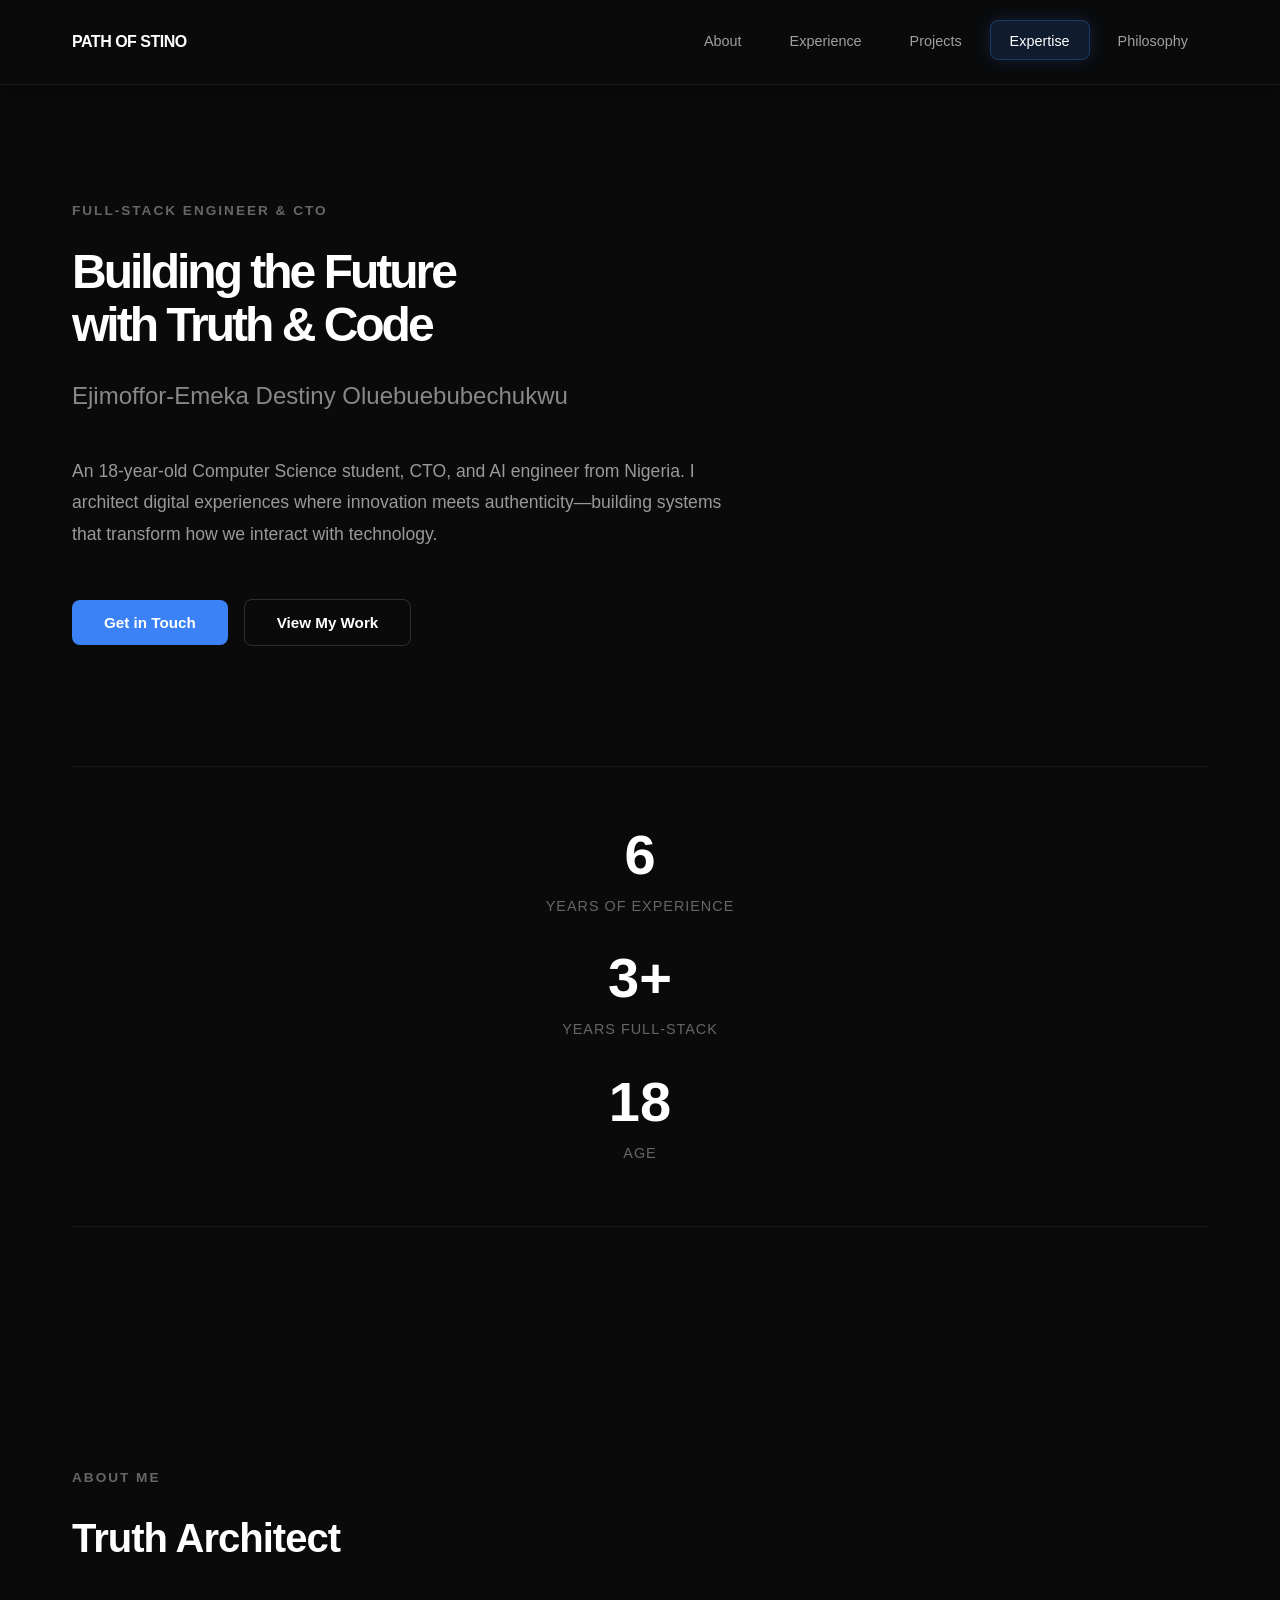
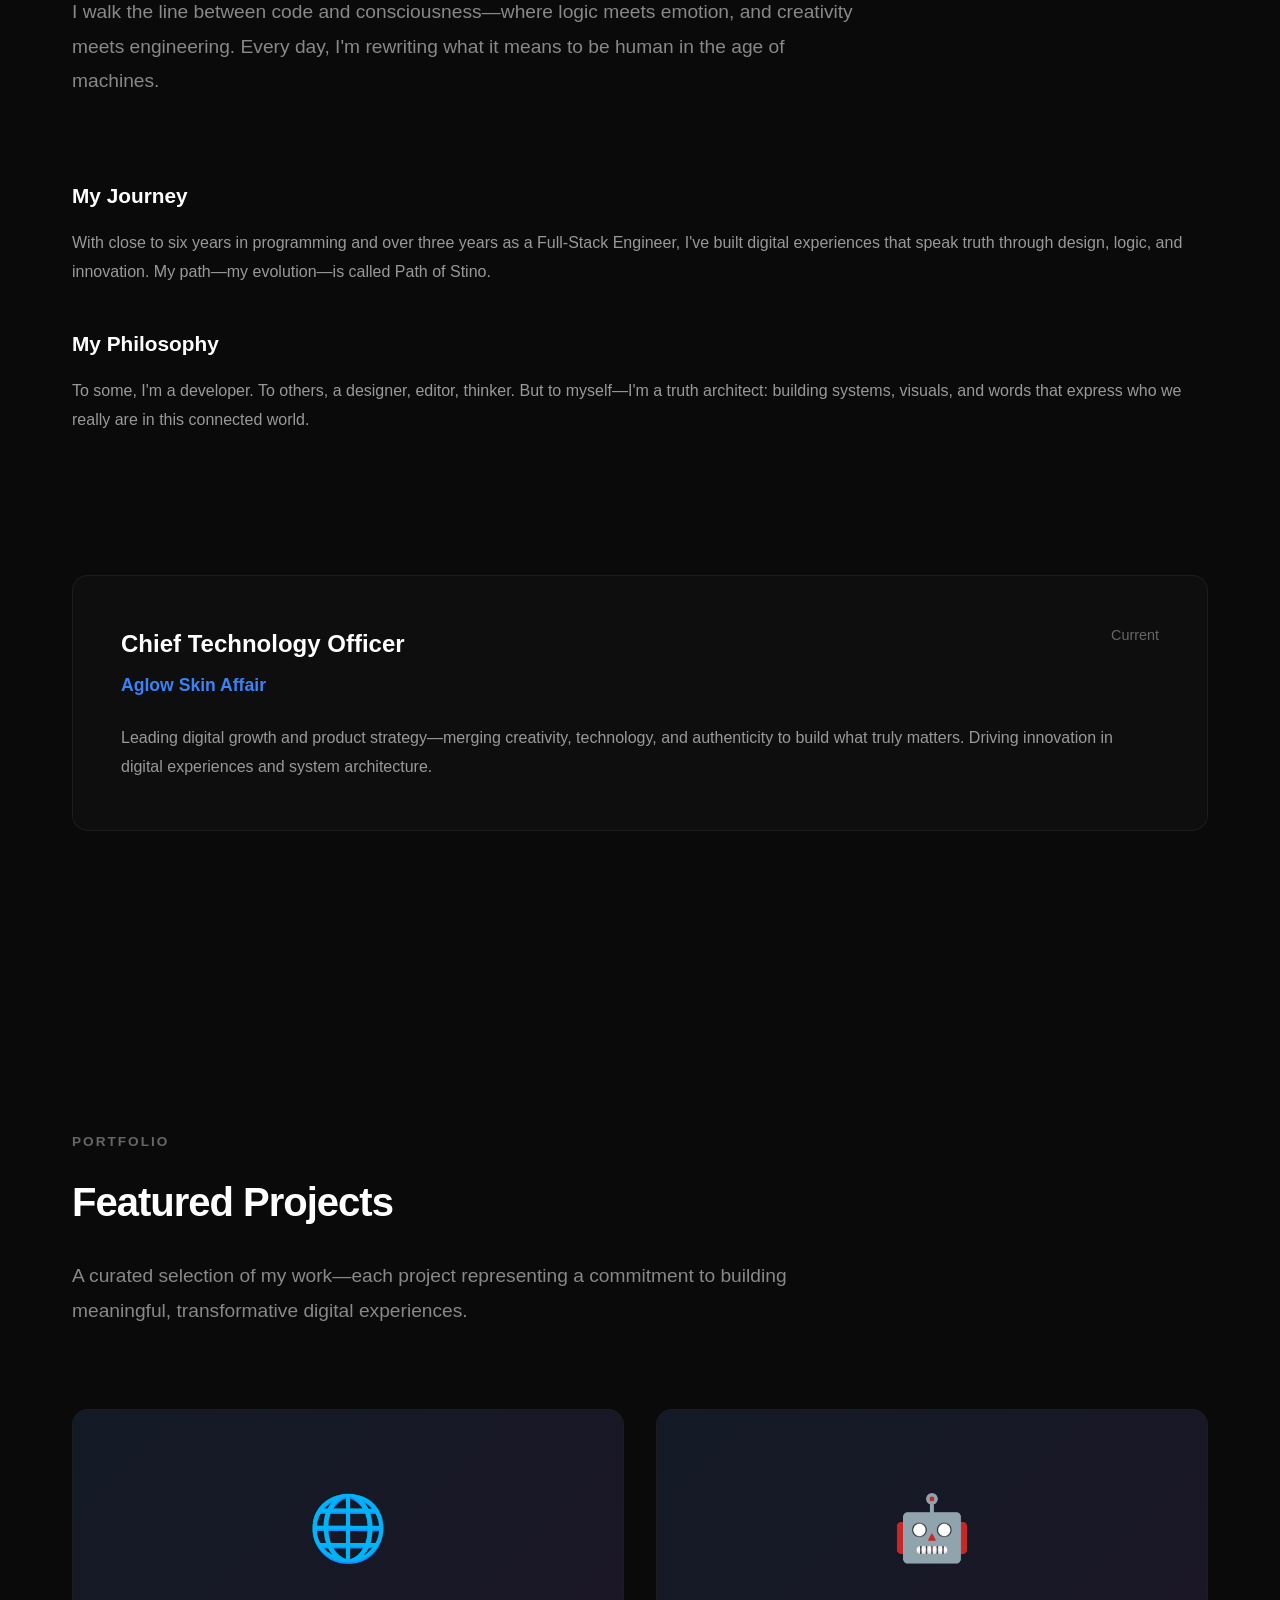
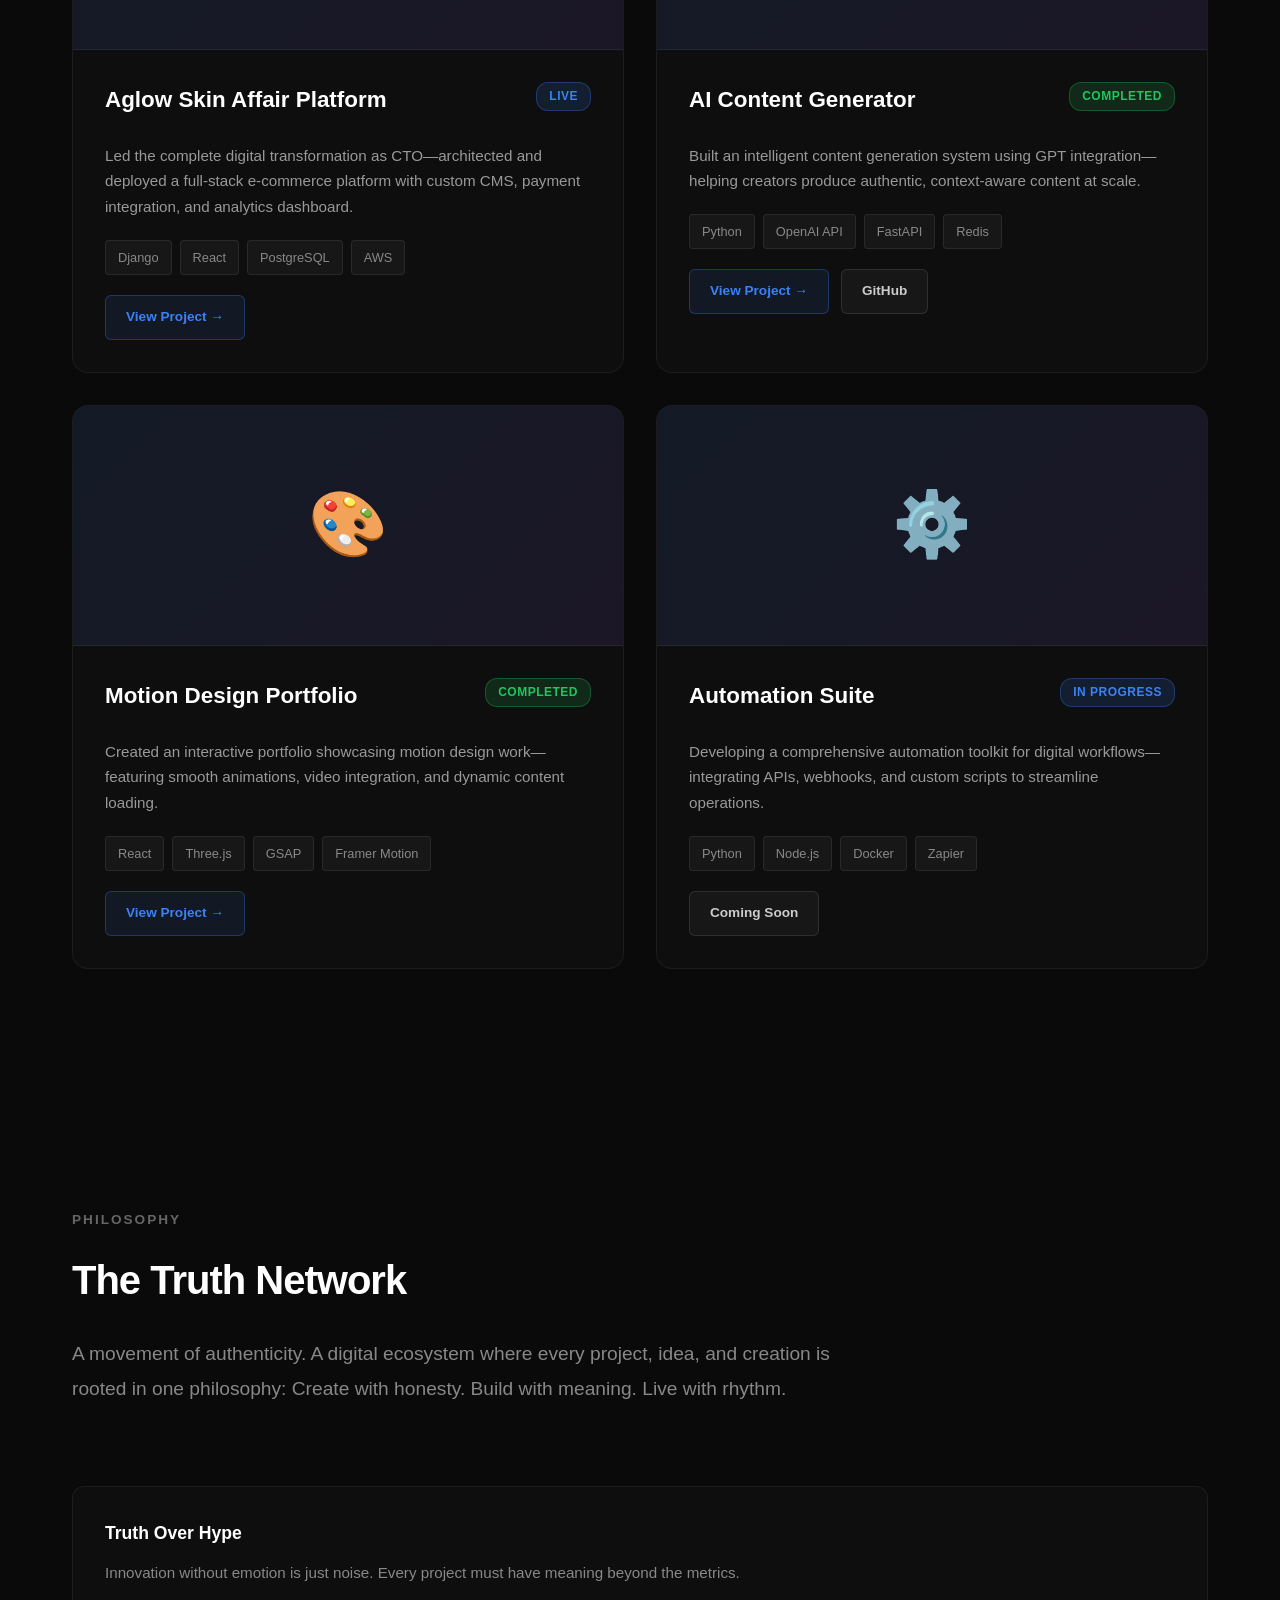
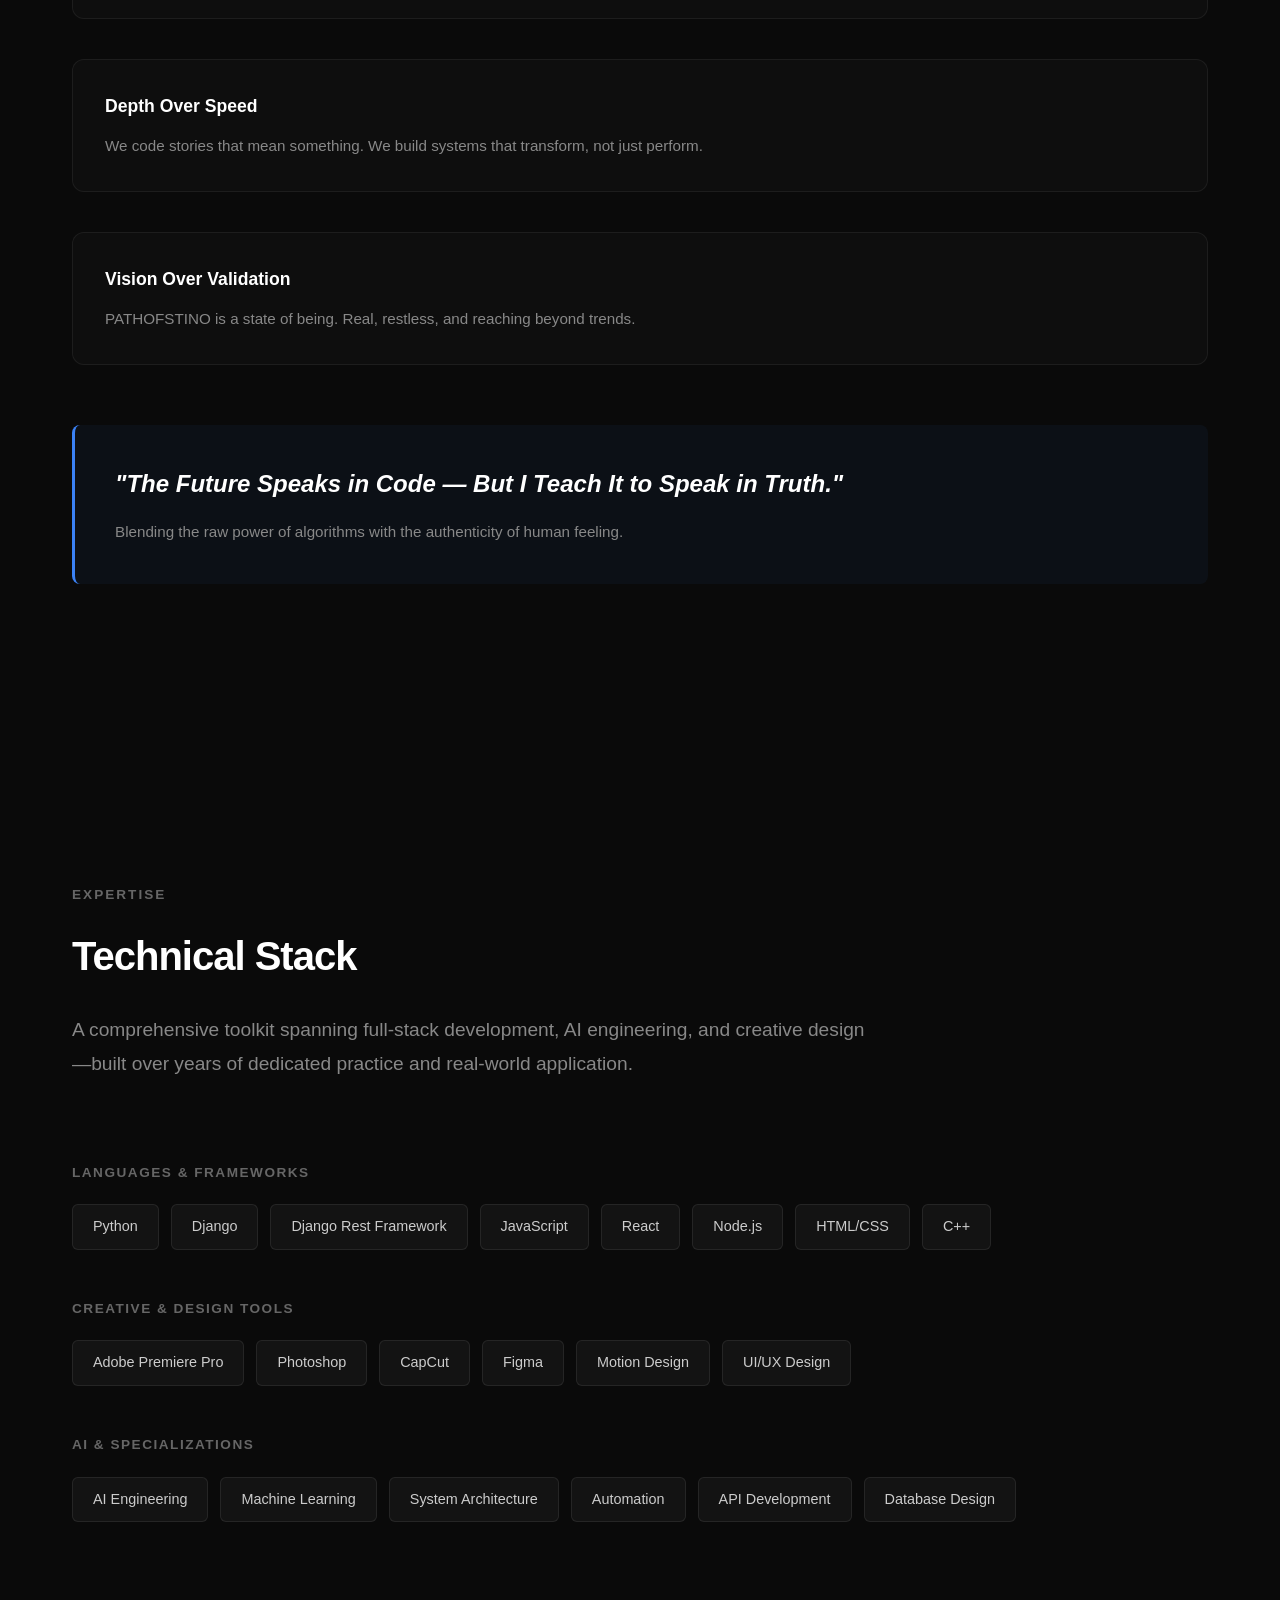
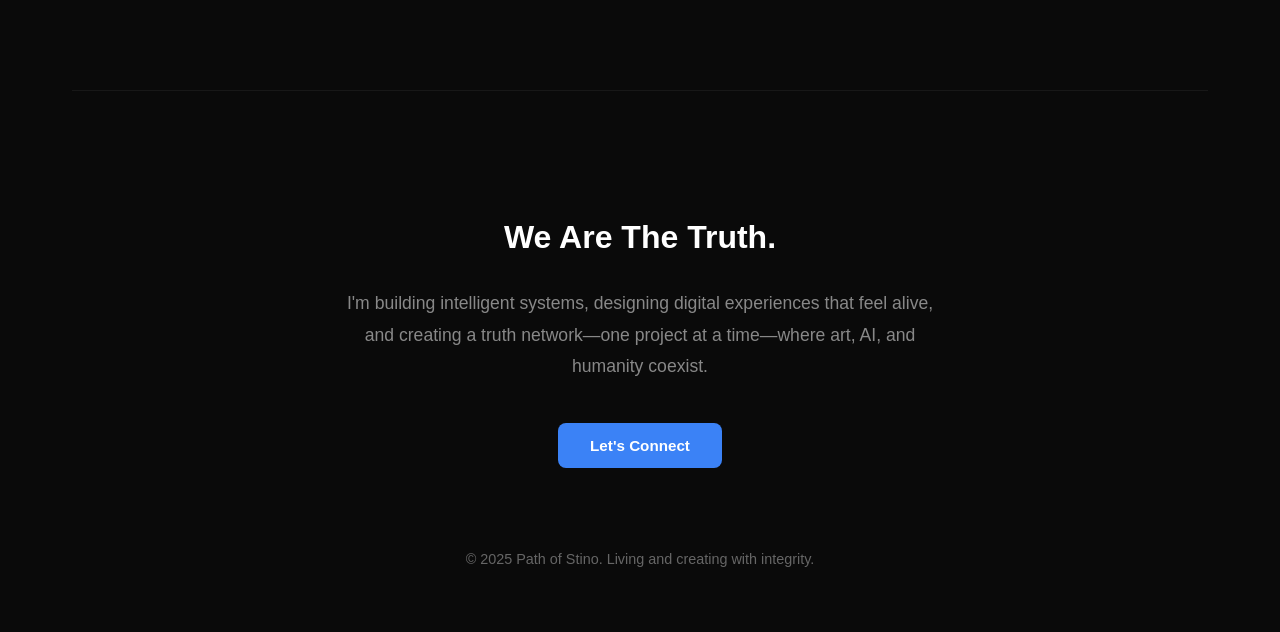
<file: index.html>
<!DOCTYPE html>
<html lang="en">


<head>
    <meta charset="UTF-8">
    <meta name="viewport" content="width=device-width, initial-scale=1.0">
    <link rel="stylesheet" href="style.css">
    <link rel="shortcut icon"
        href="https://www.google.com/url?sa=i&url=https%3A%2F%2Fwww.vectorstock.com%2Froyalty-free-vector%2Fletter-t-curves-loop-design-logo-vector-32147117&psig=AOvVaw34pt-npsJaB-86jXIbMcXe&ust=1762021242037000&source=images&cd=vfe&opi=89978449&ved=0CBUQjRxqFwoTCPi1zOaGz5ADFQAAAAAdAAAAABAE"
        type="image/x-icon">
    <!-- Favicon -->
    <link rel="icon"
        href="data:image/svg+xml,<svg xmlns='http://www.w3.org/2000/svg' viewBox='0 0 100 100'><rect width='100' height='100' fill='%233b82f6'/><text x='50' y='70' font-size='60' text-anchor='middle' fill='white' font-family='Arial, sans-serif' font-weight='bold'>S</text></svg>"
        type="image/svg+xml">
    <title>PATH OF STINO | We Are The Truth</title>

</head>
<!-- Buy Me a Coffee Widget -->
<script data-name="BMC-Widget" data-cfasync="false" src="https://cdnjs.buymeacoffee.com/1.0.0/widget.prod.min.js"
    data-id="mekaaai" data-description="Support me on Buy me a coffee!"
    data-message="Thanks for visiting! You can buy me a coffee ☕️" data-color="#FFDD00" data-position="Right"
    data-x_margin="18" data-y_margin="18"></script>

<body>
    <nav>
        <div class="nav-container">
            <div class="nav-logo">PATH OF STINO</div>
            <ul class="nav-links" id="navLinks">
                <div class="nav-indicator" id="navIndicator"></div>
                <li><a href="#about" class="nav-link">About</a></li>
                <li><a href="#experience" class="nav-link">Experience</a></li>
                <li><a href="#projects" class="nav-link">Projects</a></li>
                <li><a href="#expertise" class="nav-link">Expertise</a></li>
                <li><a href="#philosophy" class="nav-link">Philosophy</a></li>
            </ul>
        </div>
    </nav>

    <!-- Hero Section -->
    <div class="container">
        <section class="hero">
            <div class="hero-label">Full-Stack Engineer & CTO</div>
            <h1 class="hero-title">Building the Future<br>with Truth & Code</h1>
            <p class="hero-subtitle">Ejimoffor-Emeka Destiny Oluebuebubechukwu</p>
            <p class="hero-description">
                An 18-year-old Computer Science student, CTO, and AI engineer from Nigeria. I architect digital
                experiences where innovation meets authenticity—building systems that transform how we interact with
                technology.
            </p>
            <div class="hero-cta">
                <button class="btn-primary" onclick="alert('Add your email or contact form')">Get in Touch</button>
                <button class="btn-secondary" onclick="alert('Add link to your work')">View My Work</button>
            </div>
        </section>

        <!-- Stats Bar -->
        <div class="stats-bar">
            <div class="stat">
                <div class="stat-number">6</div>
                <div class="stat-label">Years of Experience</div>
            </div>
            <div class="stat">
                <div class="stat-number">3+</div>
                <div class="stat-label">Years Full-Stack</div>
            </div>
            <div class="stat">
                <div class="stat-number">18</div>
                <div class="stat-label">Age</div>
            </div>
        </div>

        <!-- About Section -->
        <section id="about">
            <div class="section-header">
                <div class="section-label">About Me</div>
                <h2 class="section-title">Truth Architect</h2>
                <p class="section-description">
                    I walk the line between code and consciousness—where logic meets emotion, and creativity meets
                    engineering. Every day, I'm rewriting what it means to be human in the age of machines.
                </p>
            </div>

            <div class="two-col">
                <div>
                    <div class="content-block">
                        <h3>My Journey</h3>
                        <p>
                            With close to six years in programming and over three years as a Full-Stack Engineer, I've
                            built digital experiences that speak truth through design, logic, and innovation. My path—my
                            evolution—is called Path of Stino.
                        </p>
                    </div>
                    <div class="content-block">
                        <h3>My Philosophy</h3>
                        <p>
                            To some, I'm a developer. To others, a designer, editor, thinker. But to myself—I'm a truth
                            architect: building systems, visuals, and words that express who we really are in this
                            connected world.
                        </p>
                    </div>
                </div>
                <div>
                    <div class="role-section">
                        <div class="role-header">
                            <div>
                                <div class="role-title">Chief Technology Officer</div>
                                <div class="role-company">Aglow Skin Affair</div>
                            </div>
                            <div class="role-period">Current</div>
                        </div>
                        <p class="role-description">
                            Leading digital growth and product strategy—merging creativity, technology, and authenticity
                            to build what truly matters. Driving innovation in digital experiences and system
                            architecture.
                        </p>
                    </div>
                </div>
            </div>
        </section>

        <!-- Projects Section -->
        <section id="projects">
            <div class="section-header">
                <div class="section-label">Portfolio</div>
                <h2 class="section-title">Featured Projects</h2>
                <p class="section-description">
                    A curated selection of my work—each project representing a commitment to building meaningful,
                    transformative digital experiences.
                </p>
            </div>

            <div class="project-grid">
                <!-- Project 1 -->
                <div class="project-card">
                    <div class="project-image">🌐</div>
                    <div class="project-content">
                        <div class="project-header">
                            <div>
                                <h3 class="project-title">Aglow Skin Affair Platform</h3>
                            </div>
                            <span class="project-status in-progress">Live</span>
                        </div>
                        <p class="project-description">
                            Led the complete digital transformation as CTO—architected and deployed a full-stack
                            e-commerce platform with custom CMS, payment integration, and analytics dashboard.
                        </p>
                        <div class="project-tags">
                            <span class="project-tag">Django</span>
                            <span class="project-tag">React</span>
                            <span class="project-tag">PostgreSQL</span>
                            <span class="project-tag">AWS</span>
                        </div>
                        <div class="project-links">
                            <a href="#" class="project-link" onclick="alert('Add your project link')">View Project →</a>
                        </div>
                    </div>
                </div>

                <!-- Project 2 -->
                <div class="project-card">
                    <div class="project-image">🤖</div>
                    <div class="project-content">
                        <div class="project-header">
                            <div>
                                <h3 class="project-title">AI Content Generator</h3>
                            </div>
                            <span class="project-status completed">Completed</span>
                        </div>
                        <p class="project-description">
                            Built an intelligent content generation system using GPT integration—helping creators
                            produce authentic, context-aware content at scale.
                        </p>
                        <div class="project-tags">
                            <span class="project-tag">Python</span>
                            <span class="project-tag">OpenAI API</span>
                            <span class="project-tag">FastAPI</span>
                            <span class="project-tag">Redis</span>
                        </div>
                        <div class="project-links">
                            <a href="#" class="project-link" onclick="alert('Add your project link')">View Project →</a>
                            <a href="#" class="project-link project-link-secondary"
                                onclick="alert('Add your GitHub link')">GitHub</a>
                        </div>
                    </div>
                </div>

                <!-- Project 3 -->
                <div class="project-card">
                    <div class="project-image">🎨</div>
                    <div class="project-content">
                        <div class="project-header">
                            <div>
                                <h3 class="project-title">Motion Design Portfolio</h3>
                            </div>
                            <span class="project-status completed">Completed</span>
                        </div>
                        <p class="project-description">
                            Created an interactive portfolio showcasing motion design work—featuring smooth animations,
                            video integration, and dynamic content loading.
                        </p>
                        <div class="project-tags">
                            <span class="project-tag">React</span>
                            <span class="project-tag">Three.js</span>
                            <span class="project-tag">GSAP</span>
                            <span class="project-tag">Framer Motion</span>
                        </div>
                        <div class="project-links">
                            <a href="#" class="project-link" onclick="alert('Add your project link')">View Project →</a>
                        </div>
                    </div>
                </div>

                <!-- Project 4 -->
                <div class="project-card">
                    <div class="project-image">⚙️</div>
                    <div class="project-content">
                        <div class="project-header">
                            <div>
                                <h3 class="project-title">Automation Suite</h3>
                            </div>
                            <span class="project-status in-progress">In Progress</span>
                        </div>
                        <p class="project-description">
                            Developing a comprehensive automation toolkit for digital workflows—integrating APIs,
                            webhooks, and custom scripts to streamline operations.
                        </p>
                        <div class="project-tags">
                            <span class="project-tag">Python</span>
                            <span class="project-tag">Node.js</span>
                            <span class="project-tag">Docker</span>
                            <span class="project-tag">Zapier</span>
                        </div>
                        <div class="project-links">
                            <a href="#" class="project-link project-link-secondary"
                                onclick="alert('Coming soon!')">Coming Soon</a>
                        </div>
                    </div>
                </div>
            </div>
        </section>

        <!-- Philosophy Section -->
        <section id="philosophy">
            <div class="section-header">
                <div class="section-label">Philosophy</div>
                <h2 class="section-title">The Truth Network</h2>
                <p class="section-description">
                    A movement of authenticity. A digital ecosystem where every project, idea, and creation is rooted in
                    one philosophy: Create with honesty. Build with meaning. Live with rhythm.
                </p>
            </div>

            <div class="card-grid">
                <div class="card">
                    <h3 class="card-title">Truth Over Hype</h3>
                    <p class="card-text">Innovation without emotion is just noise. Every project must have meaning
                        beyond the metrics.</p>
                </div>
                <div class="card">
                    <h3 class="card-title">Depth Over Speed</h3>
                    <p class="card-text">We code stories that mean something. We build systems that transform, not just
                        perform.</p>
                </div>
                <div class="card">
                    <h3 class="card-title">Vision Over Validation</h3>
                    <p class="card-text">PATHOFSTINO is a state of being. Real, restless, and reaching beyond trends.
                    </p>
                </div>
            </div>

            <div class="quote-block">
                <p class="quote-text">"The Future Speaks in Code — But I Teach It to Speak in Truth."</p>
                <p class="quote-author">Blending the raw power of algorithms with the authenticity of human feeling.</p>
            </div>
        </section>

        <!-- Expertise Section -->
        <section id="expertise">
            <div class="section-header">
                <div class="section-label">Expertise</div>
                <h2 class="section-title">Technical Stack</h2>
                <p class="section-description">
                    A comprehensive toolkit spanning full-stack development, AI engineering, and creative design—built
                    over years of dedicated practice and real-world application.
                </p>
            </div>

            <div class="tech-section">
                <div class="tech-category">
                    <h3 class="tech-category-title">Languages & Frameworks</h3>
                    <div class="tech-grid">
                        <span class="tech-tag">Python</span>
                        <span class="tech-tag">Django</span>
                        <span class="tech-tag">Django Rest Framework</span>
                        <span class="tech-tag">JavaScript</span>
                        <span class="tech-tag">React</span>
                        <span class="tech-tag">Node.js</span>
                        <span class="tech-tag">HTML/CSS</span>
                        <span class="tech-tag">C++</span>
                    </div>
                </div>

                <div class="tech-category">
                    <h3 class="tech-category-title">Creative & Design Tools</h3>
                    <div class="tech-grid">
                        <span class="tech-tag">Adobe Premiere Pro</span>
                        <span class="tech-tag">Photoshop</span>
                        <span class="tech-tag">CapCut</span>
                        <span class="tech-tag">Figma</span>
                        <span class="tech-tag">Motion Design</span>
                        <span class="tech-tag">UI/UX Design</span>
                    </div>
                </div>

                <div class="tech-category">
                    <h3 class="tech-category-title">AI & Specializations</h3>
                    <div class="tech-grid">
                        <span class="tech-tag">AI Engineering</span>
                        <span class="tech-tag">Machine Learning</span>
                        <span class="tech-tag">System Architecture</span>
                        <span class="tech-tag">Automation</span>
                        <span class="tech-tag">API Development</span>
                        <span class="tech-tag">Database Design</span>
                    </div>
                </div>
            </div>
        </section>

        <!-- Footer -->
        <footer>
            <div class="footer-content">
                <h2 class="footer-title">We Are The Truth.</h2>
                <p class="footer-text">
                    I'm building intelligent systems, designing digital experiences that feel alive, and creating a
                    truth network—one project at a time—where art, AI, and humanity coexist.
                </p>
                <button class="btn-primary" onclick="alert('Add your contact: email, LinkedIn, GitHub, Twitter')">Let's
                    Connect</button>
            </div>
            <div class="footer-bottom">
                <p>© 2025 Path of Stino. Living and creating with integrity.</p>
            </div>
        </footer>
    </div>


    <script src="script.js"></script>
</body>

</html>
</file>
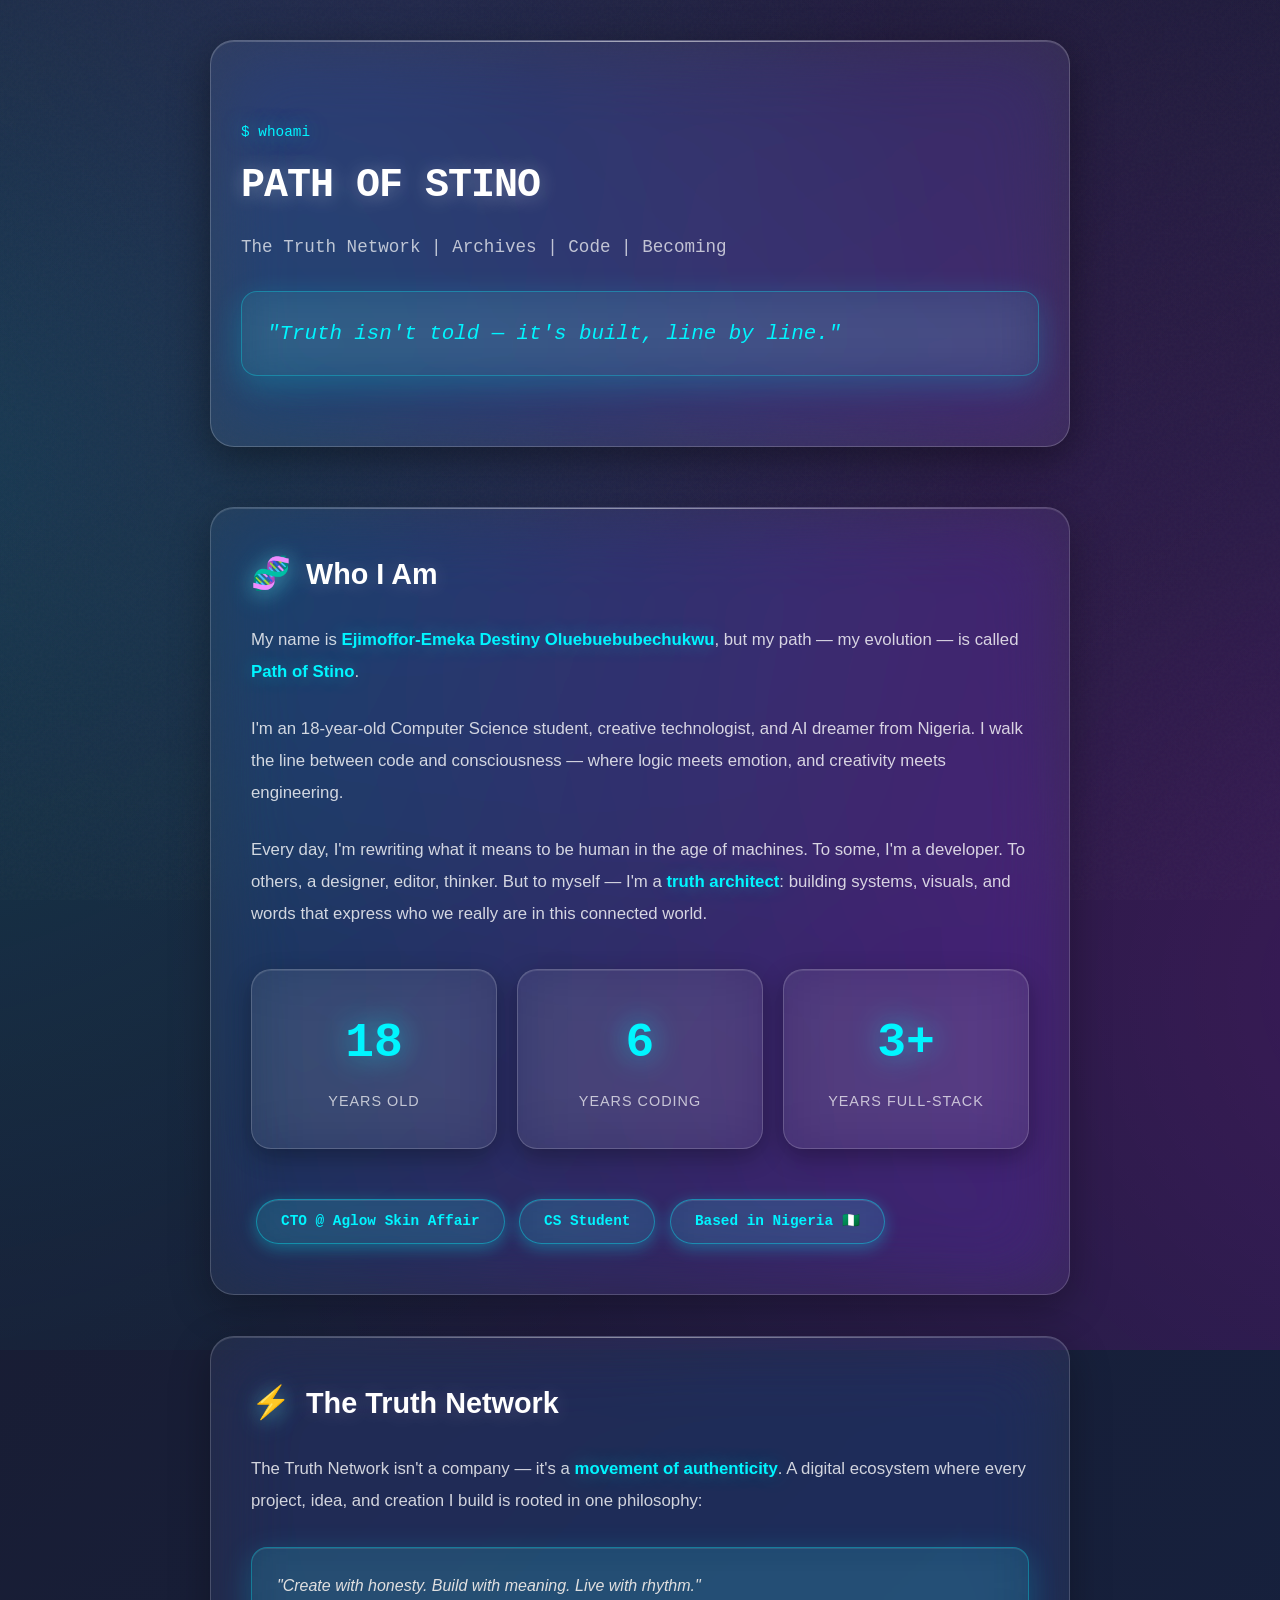
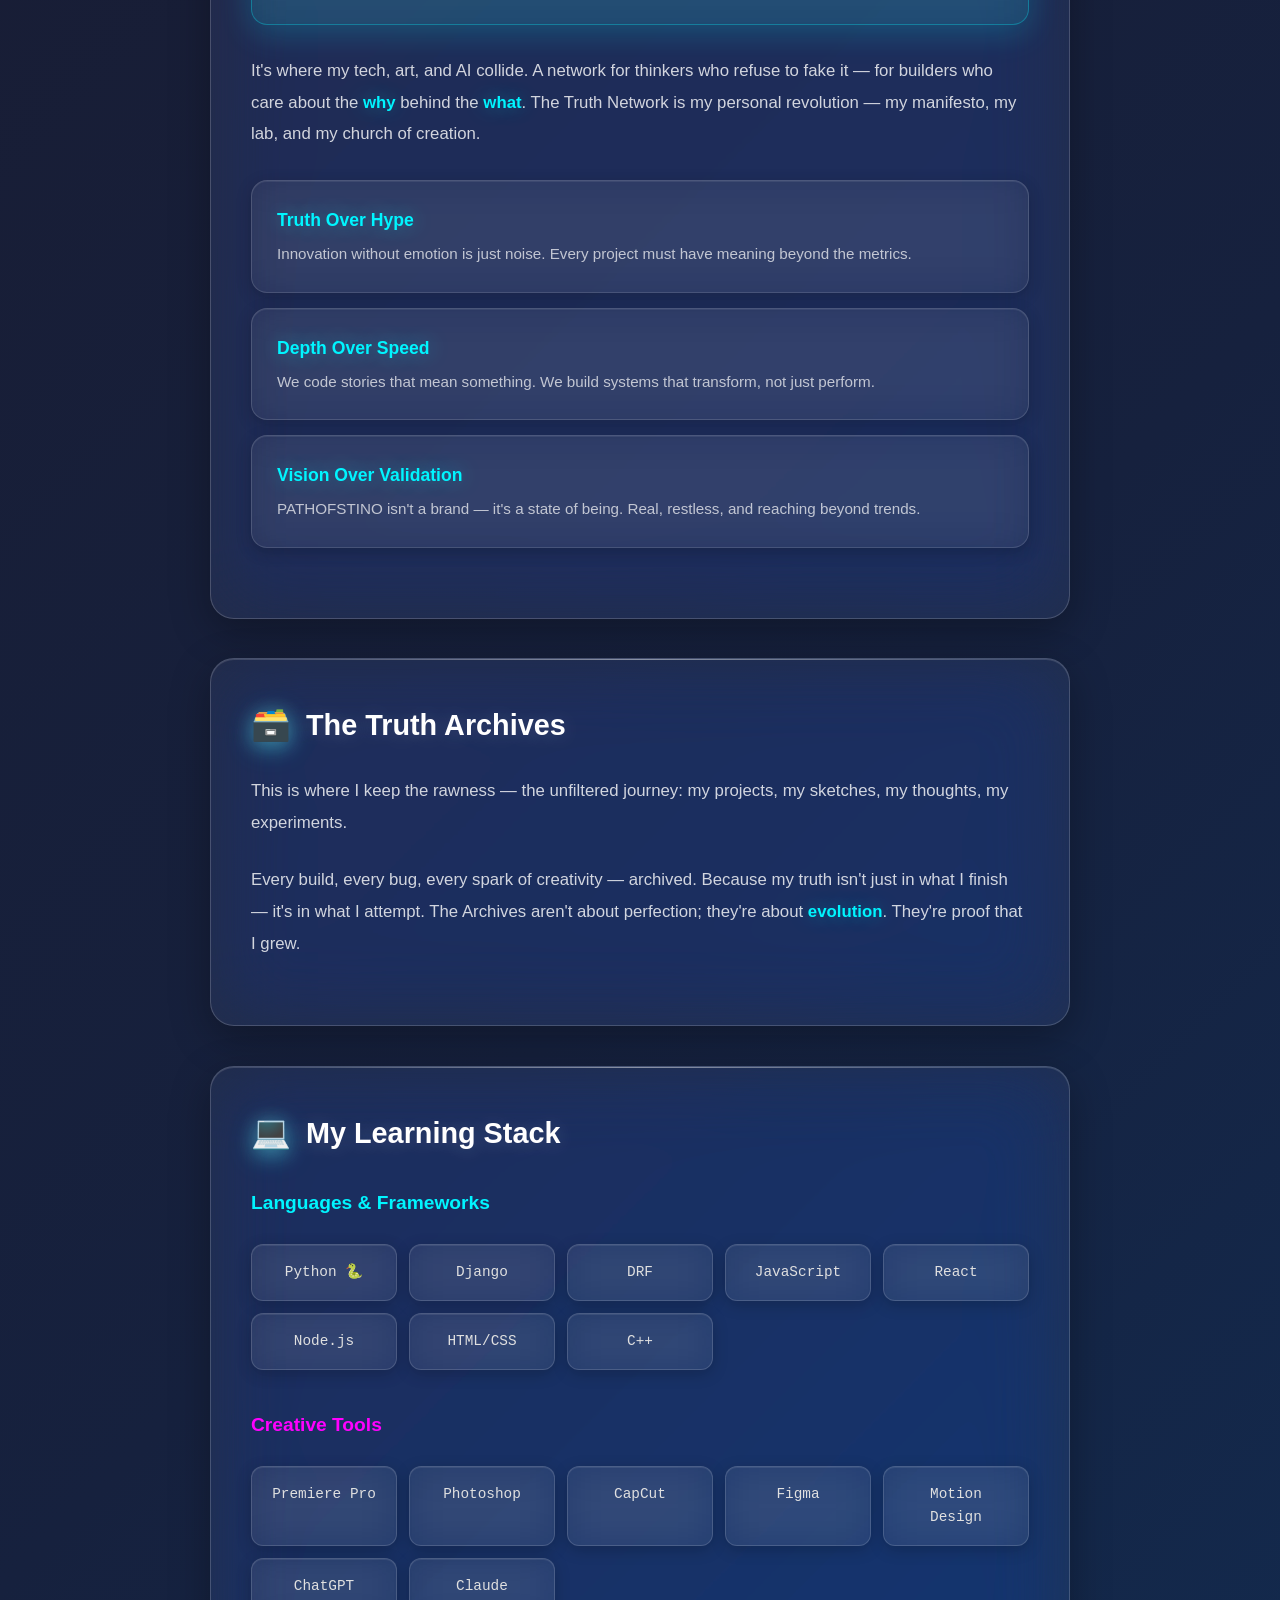
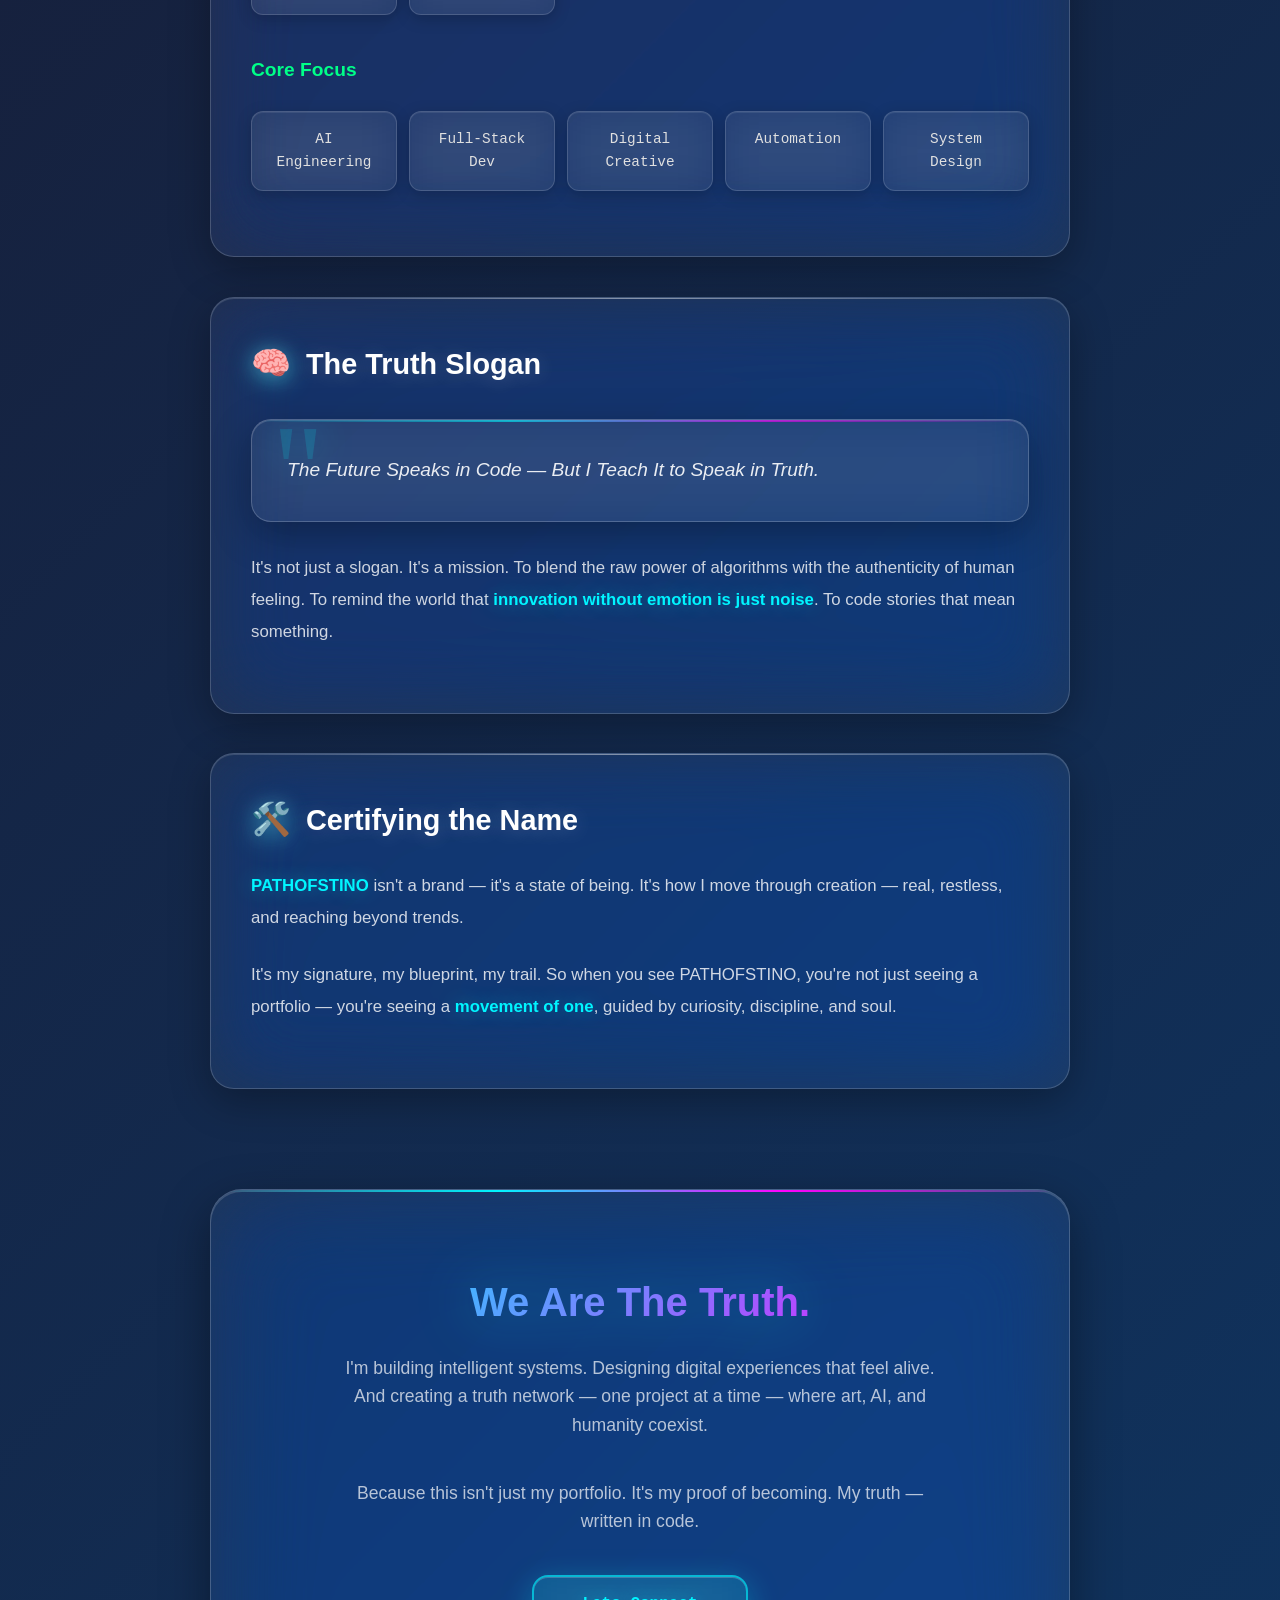
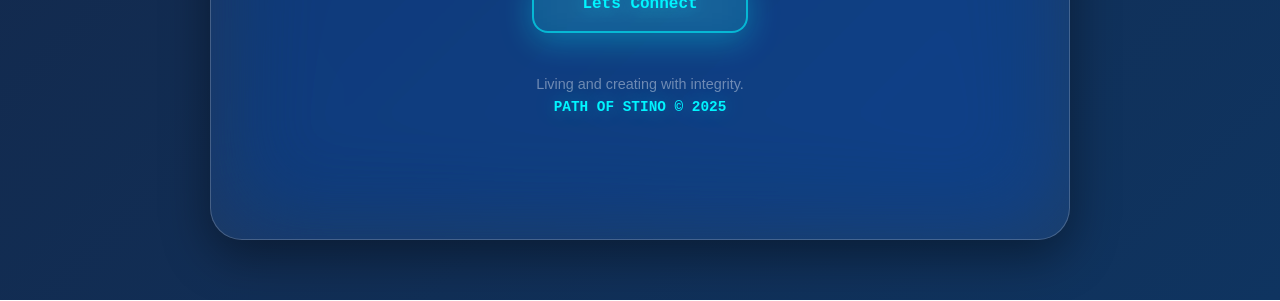
<file: portfolio.html>
<!DOCTYPE html>
<html lang="en">


<head>
    <meta charset="UTF-8">
    <meta name="viewport" content="width=device-width, initial-scale=1.0">
    <link rel="stylesheet" href="portfolio.css">
    <link rel="JavaScript" href="portfolio.js">
    <title>PATH OF STINO | We Are The Truth</title>

</head>
<!-- Buy Me a Coffee Widget -->
<script data-name="BMC-Widget" data-cfasync="false" src="https://cdnjs.buymeacoffee.com/1.0.0/widget.prod.min.js"
    data-id="mekaaai" data-description="Support me on Buy me a coffee!"
    data-message="Thanks for visiting! You can buy me a coffee ☕️" data-color="#FFDD00" data-position="Right"
    data-x_margin="18" data-y_margin="18"></script>

<body>
    <div class="scroll-progress" id="scrollProgress"></div>
    <div class="cursor-dot" id="cursorDot"></div>

    <div class="container">
        <!-- Header -->
        <header class="terminal-header">
            <div class="terminal-prompt">$ whoami</div>
            <h1 class="name">PATH OF STINO</h1>
            <p class="subtitle">The Truth Network | Archives | Code | Becoming</p>
            <div class="mission-statement">
                "Truth isn't told — it's built, line by line."
            </div>
        </header>

        <!-- Who I Am -->
        <section class="section">
            <h2 class="section-header">
                <span class="section-emoji">🧬</span>
                Who I Am
            </h2>
            <p class="text-block">
                My name is <strong>Ejimoffor-Emeka Destiny Oluebuebubechukwu</strong>, but my path — my evolution — is
                called <strong>Path of Stino</strong>.
            </p>
            <p class="text-block">
                I'm an 18-year-old Computer Science student, creative technologist, and AI dreamer from Nigeria. I walk
                the line between code and consciousness — where logic meets emotion, and creativity meets engineering.
            </p>
            <p class="text-block">
                Every day, I'm rewriting what it means to be human in the age of machines. To some, I'm a developer. To
                others, a designer, editor, thinker. But to myself — I'm a <strong>truth architect</strong>: building
                systems, visuals, and words that express who we really are in this connected world.
            </p>

            <div class="stats">
                <div class="stat-box">
                    <div class="stat-number">18</div>
                    <div class="stat-label">Years Old</div>
                </div>
                <div class="stat-box">
                    <div class="stat-number">6</div>
                    <div class="stat-label">Years Coding</div>
                </div>
                <div class="stat-box">
                    <div class="stat-number">3+</div>
                    <div class="stat-label">Years Full-Stack</div>
                </div>
            </div>

            <div style="margin-top: 30px;">
                <span class="role-badge">CTO @ Aglow Skin Affair</span>
                <span class="role-badge">CS Student</span>
                <span class="role-badge">Based in Nigeria 🇳🇬</span>
            </div>
        </section>

        <!-- The Truth Network -->
        <section class="section">
            <h2 class="section-header">
                <span class="section-emoji">⚡</span>
                The Truth Network
            </h2>
            <p class="text-block">
                The Truth Network isn't a company — it's a <strong>movement of authenticity</strong>. A digital
                ecosystem where every project, idea, and creation I build is rooted in one philosophy:
            </p>

            <div class="highlight">
                "Create with honesty. Build with meaning. Live with rhythm."
            </div>

            <p class="text-block">
                It's where my tech, art, and AI collide. A network for thinkers who refuse to fake it — for builders who
                care about the <strong>why</strong> behind the <strong>what</strong>. The Truth Network is my personal
                revolution — my manifesto, my lab, and my church of creation.
            </p>

            <div class="pillars">
                <div class="pillar">
                    <div class="pillar-title">Truth Over Hype</div>
                    <div class="pillar-text">Innovation without emotion is just noise. Every project must have meaning
                        beyond the metrics.</div>
                </div>
                <div class="pillar">
                    <div class="pillar-title">Depth Over Speed</div>
                    <div class="pillar-text">We code stories that mean something. We build systems that transform, not
                        just perform.</div>
                </div>
                <div class="pillar">
                    <div class="pillar-title">Vision Over Validation</div>
                    <div class="pillar-text">PATHOFSTINO isn't a brand — it's a state of being. Real, restless, and
                        reaching beyond trends.</div>
                </div>
            </div>
        </section>

        <!-- The Archives -->
        <section class="section">
            <h2 class="section-header">
                <span class="section-emoji">🗃️</span>
                The Truth Archives
            </h2>
            <p class="text-block">
                This is where I keep the rawness — the unfiltered journey: my projects, my sketches, my thoughts, my
                experiments.
            </p>
            <p class="text-block">
                Every build, every bug, every spark of creativity — archived. Because my truth isn't just in what I
                finish — it's in what I attempt. The Archives aren't about perfection; they're about
                <strong>evolution</strong>. They're proof that I grew.
            </p>
        </section>

        <!-- Tech Stack -->
        <section class="section">
            <h2 class="section-header">
                <span class="section-emoji">💻</span>
                My Learning Stack
            </h2>

            <h3 style="color: #00f5ff; margin: 30px 0 15px; font-size: 1.2rem;">Languages & Frameworks</h3>
            <div class="tech-grid">
                <div class="tech-item">Python 🐍</div>
                <div class="tech-item">Django</div>
                <div class="tech-item">DRF</div>
                <div class="tech-item">JavaScript</div>
                <div class="tech-item">React</div>
                <div class="tech-item">Node.js</div>
                <div class="tech-item">HTML/CSS</div>
                <div class="tech-item">C++</div>
            </div>

            <h3 style="color: #ff00ff; margin: 40px 0 15px; font-size: 1.2rem;">Creative Tools</h3>
            <div class="tech-grid">
                <div class="tech-item">Premiere Pro</div>
                <div class="tech-item">Photoshop</div>
                <div class="tech-item">CapCut</div>
                <div class="tech-item">Figma</div>
                <div class="tech-item">Motion Design</div>
                <div class="tech-item">ChatGPT</div>
                <div class="tech-item">Claude</div>
            </div>

            <h3 style="color: #00ff88; margin: 40px 0 15px; font-size: 1.2rem;">Core Focus</h3>
            <div class="tech-grid">
                <div class="tech-item">AI Engineering</div>
                <div class="tech-item">Full-Stack Dev</div>
                <div class="tech-item">Digital Creative</div>
                <div class="tech-item">Automation</div>
                <div class="tech-item">System Design</div>
            </div>
        </section>

        <!-- Philosophy -->
        <section class="section">
            <h2 class="section-header">
                <span class="section-emoji">🧠</span>
                The Truth Slogan
            </h2>

            <div class="philosophy-grid">
                <div class="philosophy-card">
                    <p class="philosophy-text">
                        The Future Speaks in Code — But I Teach It to Speak in Truth.
                    </p>
                </div>
            </div>

            <p class="text-block" style="margin-top: 30px;">
                It's not just a slogan. It's a mission. To blend the raw power of algorithms with the authenticity of
                human feeling. To remind the world that <strong>innovation without emotion is just noise</strong>. To
                code stories that mean something.
            </p>
        </section>

        <!-- Certifying the Name -->
        <section class="section">
            <h2 class="section-header">
                <span class="section-emoji">🛠️</span>
                Certifying the Name
            </h2>
            <p class="text-block">
                <strong>PATHOFSTINO</strong> isn't a brand — it's a state of being. It's how I move through creation —
                real, restless, and reaching beyond trends.
            </p>
            <p class="text-block">
                It's my signature, my blueprint, my trail. So when you see PATHOFSTINO, you're not just seeing a
                portfolio — you're seeing a <strong>movement of one</strong>, guided by curiosity, discipline, and soul.
            </p>
        </section>

        <!-- CTA -->
        <div class="footer-cta">
            <h2 class="truth-statement">We Are The Truth.</h2>
            <p class="footer-text">
                I'm building intelligent systems. Designing digital experiences that feel alive. And creating a truth
                network — one project at a time — where art, AI, and humanity coexist.
            </p>
            <p class="footer-text">
                Because this isn't just my portfolio. It's my proof of becoming. My truth — written in code.
            </p>
            <button class="connect-btn" onclick="window.open('https://linktr.ee/pathofstino', '_blank')">
                Lets Connect </button>




            <!-- Signature -->
            <div class="signature">
                <p>Living and creating with integrity.</p>
                <p class="signature-name">PATH OF STINO © 2025</p>
            </div>
        </div>

</body>

</html>
</file>
<file: style.css>
* {
    margin: 0;
    padding: 0;
    box-sizing: border-box;
}

body {
    font-family: 'Inter', -apple-system, BlinkMacSystemFont, 'Segoe UI', sans-serif;
    background: #0a0a0a;
    color: #e5e5e5;
    line-height: 1.65;
    -webkit-font-smoothing: antialiased;
    -moz-osx-font-smoothing: grayscale;
}

::selection {
    background: rgba(59, 130, 246, 0.2);
    color: #fff;
}

/* Container */
.container {
    max-width: 1200px;
    margin: 0 auto;
    padding: 0 40px;
}

/* Navigation */
nav {
    position: fixed;
    top: 0;
    left: 0;
    right: 0;
    background: rgba(10, 10, 10, 0.6);
    backdrop-filter: blur(20px) saturate(180%);
    -webkit-backdrop-filter: blur(20px) saturate(180%);
    border-bottom: 1px solid rgba(255, 255, 255, 0.08);
    z-index: 1000;
    padding: 20px 0;
    box-shadow: 0 4px 24px rgba(0, 0, 0, 0.3);
}

.nav-container {
    max-width: 1200px;
    margin: 0 auto;
    padding: 0 40px;
    display: flex;
    justify-content: space-between;
    align-items: center;
}

.nav-logo {
    font-size: 1rem;
    font-weight: 700;
    color: #fff;
    letter-spacing: -0.5px;
}

.nav-links {
    display: flex;
    gap: 8px;
    list-style: none;
    position: relative;
}

.nav-links li {
    position: relative;
}

.nav-links a {
    color: #a0a0a0;
    text-decoration: none;
    font-size: 0.9rem;
    font-weight: 500;
    transition: color 0.3s ease;
    padding: 10px 20px;
    display: block;
    position: relative;
    z-index: 2;
}

.nav-links a:hover {
    color: #fff;
}

.nav-links a.active {
    color: #fff;
}

/* Animated background mover */
.nav-indicator {
    position: absolute;
    height: 40px;
    background: rgba(59, 130, 246, 0.15);
    border: 1px solid rgba(59, 130, 246, 0.3);
    border-radius: 8px;
    transition: all 0.4s cubic-bezier(0.4, 0, 0.2, 1);
    pointer-events: none;
    z-index: 1;
    box-shadow: 0 0 20px rgba(59, 130, 246, 0.2);
}

/* Hero Section */
.hero {
    padding: 200px 0 120px;
}

.hero-label {
    font-size: 0.85rem;
    text-transform: uppercase;
    letter-spacing: 2px;
    color: #666;
    font-weight: 600;
    margin-bottom: 24px;
}

.hero-title {
    font-size: 4rem;
    font-weight: 900;
    letter-spacing: -3px;
    color: #ffffff;
    margin-bottom: 24px;
    line-height: 1.1;
}

.hero-subtitle {
    font-size: 1.5rem;
    color: #888;
    font-weight: 400;
    margin-bottom: 40px;
    max-width: 700px;
}

.hero-description {
    font-size: 1.1rem;
    color: #999;
    line-height: 1.8;
    max-width: 650px;
    margin-bottom: 48px;
}

.hero-cta {
    display: flex;
    gap: 16px;
    align-items: center;
}

.btn-primary {
    padding: 14px 32px;
    background: #3b82f6;
    color: #fff;
    text-decoration: none;
    font-weight: 600;
    font-size: 0.95rem;
    border-radius: 8px;
    border: none;
    cursor: pointer;
    transition: all 0.2s ease;
}

.btn-primary:hover {
    background: #2563eb;
    transform: translateY(-1px);
}

.btn-secondary {
    padding: 14px 32px;
    background: transparent;
    color: #fff;
    text-decoration: none;
    font-weight: 600;
    font-size: 0.95rem;
    border-radius: 8px;
    border: 1px solid rgba(255, 255, 255, 0.15);
    cursor: pointer;
    transition: all 0.2s ease;
}

.btn-secondary:hover {
    background: rgba(255, 255, 255, 0.05);
    border-color: rgba(255, 255, 255, 0.3);
}

/* Stats Bar */
.stats-bar {
    display: grid;
    grid-template-columns: repeat(3, 1fr);
    gap: 40px;
    padding: 60px 0;
    border-top: 1px solid rgba(255, 255, 255, 0.06);
    border-bottom: 1px solid rgba(255, 255, 255, 0.06);
    margin-bottom: 120px;
}

.stat {
    text-align: center;
}

.stat-number {
    font-size: 3.5rem;
    font-weight: 800;
    color: #fff;
    line-height: 1;
    margin-bottom: 12px;
}

.stat-label {
    font-size: 0.9rem;
    color: #666;
    font-weight: 500;
    text-transform: uppercase;
    letter-spacing: 1px;
}

/* Section */
section {
    padding: 120px 0;
}

.section-header {
    margin-bottom: 80px;
}

.section-label {
    font-size: 0.85rem;
    text-transform: uppercase;
    letter-spacing: 2px;
    color: #666;
    font-weight: 600;
    margin-bottom: 16px;
}

.section-title {
    font-size: 2.5rem;
    font-weight: 800;
    color: #fff;
    letter-spacing: -1px;
    margin-bottom: 24px;
}

.section-description {
    font-size: 1.2rem;
    color: #888;
    line-height: 1.8;
    max-width: 800px;
}

/* Two Column Layout */
.two-col {
    display: grid;
    grid-template-columns: 1fr 1fr;
    gap: 80px;
    align-items: start;
}

.content-block {
    margin-bottom: 40px;
}

.content-block h3 {
    font-size: 1.3rem;
    font-weight: 700;
    color: #fff;
    margin-bottom: 16px;
}

.content-block p {
    font-size: 1rem;
    color: #999;
    line-height: 1.8;
}

/* Card Grid */
.card-grid {
    display: grid;
    grid-template-columns: repeat(3, 1fr);
    gap: 24px;
}

.card {
    background: rgba(255, 255, 255, 0.02);
    border: 1px solid rgba(255, 255, 255, 0.06);
    border-radius: 12px;
    padding: 32px;
    transition: all 0.3s ease;
}

.card:hover {
    background: rgba(255, 255, 255, 0.04);
    border-color: rgba(255, 255, 255, 0.12);
    transform: translateY(-4px);
}

.card-title {
    font-size: 1.1rem;
    font-weight: 700;
    color: #fff;
    margin-bottom: 12px;
}

.card-text {
    font-size: 0.95rem;
    color: #888;
    line-height: 1.7;
}

/* Tech Stack */
.tech-section {
    margin-top: 60px;
}

.tech-category {
    margin-bottom: 48px;
}

.tech-category-title {
    font-size: 0.85rem;
    text-transform: uppercase;
    letter-spacing: 1.5px;
    color: #666;
    font-weight: 600;
    margin-bottom: 20px;
}

.tech-grid {
    display: flex;
    flex-wrap: wrap;
    gap: 12px;
}

.tech-tag {
    padding: 10px 20px;
    background: rgba(255, 255, 255, 0.04);
    border: 1px solid rgba(255, 255, 255, 0.08);
    border-radius: 6px;
    font-size: 0.9rem;
    color: #ccc;
    font-weight: 500;
    transition: all 0.2s ease;
}

.tech-tag:hover {
    background: rgba(255, 255, 255, 0.08);
    border-color: rgba(255, 255, 255, 0.15);
}

/* Quote Block */
.quote-block {
    background: rgba(59, 130, 246, 0.05);
    border-left: 3px solid #3b82f6;
    padding: 40px;
    border-radius: 8px;
    margin: 60px 0;
}

.quote-text {
    font-size: 1.5rem;
    font-weight: 600;
    color: #fff;
    line-height: 1.6;
    font-style: italic;
    margin-bottom: 16px;
}

.quote-author {
    font-size: 0.95rem;
    color: #888;
}

/* Role Section */
.role-section {
    background: rgba(255, 255, 255, 0.02);
    border: 1px solid rgba(255, 255, 255, 0.06);
    border-radius: 16px;
    padding: 48px;
    margin: 60px 0;
}

.role-header {
    display: flex;
    justify-content: space-between;
    align-items: start;
    margin-bottom: 24px;
}

.role-title {
    font-size: 1.5rem;
    font-weight: 700;
    color: #fff;
    margin-bottom: 8px;
}

.role-company {
    font-size: 1.1rem;
    color: #3b82f6;
    font-weight: 600;
}

.role-period {
    font-size: 0.9rem;
    color: #666;
    font-weight: 500;
}

.role-description {
    font-size: 1rem;
    color: #999;
    line-height: 1.8;
}

/* Footer */
footer {
    padding: 120px 0 60px;
    border-top: 1px solid rgba(255, 255, 255, 0.06);
}

.footer-content {
    text-align: center;
}

.footer-title {
    font-size: 2rem;
    font-weight: 800;
    color: #fff;
    margin-bottom: 24px;
}

.footer-text {
    font-size: 1.1rem;
    color: #888;
    max-width: 600px;
    margin: 0 auto 40px;
    line-height: 1.8;
}

.footer-bottom {
    margin-top: 80px;
    text-align: center;
    font-size: 0.9rem;
    color: #666;
}

/* Project Cards */
.project-grid {
    display: grid;
    grid-template-columns: repeat(2, 1fr);
    gap: 32px;
    margin-top: 60px;
}

.project-card {
    background: rgba(255, 255, 255, 0.02);
    border: 1px solid rgba(255, 255, 255, 0.06);
    border-radius: 16px;
    padding: 0;
    overflow: hidden;
    transition: all 0.3s ease;
}

.project-card:hover {
    background: rgba(255, 255, 255, 0.04);
    border-color: rgba(59, 130, 246, 0.3);
    transform: translateY(-4px);
    box-shadow: 0 12px 40px rgba(0, 0, 0, 0.4);
}

.project-image {
    width: 100%;
    height: 240px;
    background: linear-gradient(135deg, rgba(59, 130, 246, 0.1), rgba(139, 92, 246, 0.1));
    display: flex;
    align-items: center;
    justify-content: center;
    font-size: 4rem;
    border-bottom: 1px solid rgba(255, 255, 255, 0.06);
}

.project-content {
    padding: 32px;
}

.project-header {
    display: flex;
    justify-content: space-between;
    align-items: start;
    margin-bottom: 16px;
}

.project-title {
    font-size: 1.4rem;
    font-weight: 700;
    color: #fff;
    margin-bottom: 8px;
}

.project-status {
    padding: 4px 12px;
    background: rgba(34, 197, 94, 0.15);
    border: 1px solid rgba(34, 197, 94, 0.3);
    border-radius: 12px;
    font-size: 0.75rem;
    color: #22c55e;
    font-weight: 600;
    text-transform: uppercase;
    letter-spacing: 0.5px;
}

.project-status.in-progress {
    background: rgba(59, 130, 246, 0.15);
    border-color: rgba(59, 130, 246, 0.3);
    color: #3b82f6;
}

.project-status.completed {
    background: rgba(34, 197, 94, 0.15);
    border-color: rgba(34, 197, 94, 0.3);
    color: #22c55e;
}

.project-description {
    font-size: 0.95rem;
    color: #999;
    line-height: 1.7;
    margin-bottom: 20px;
}

.project-tags {
    display: flex;
    flex-wrap: wrap;
    gap: 8px;
    margin-bottom: 20px;
}

.project-tag {
    padding: 6px 12px;
    background: rgba(255, 255, 255, 0.04);
    border: 1px solid rgba(255, 255, 255, 0.08);
    border-radius: 4px;
    font-size: 0.8rem;
    color: #888;
    font-weight: 500;
}

.project-links {
    display: flex;
    gap: 12px;
}

.project-link {
    display: inline-flex;
    align-items: center;
    gap: 8px;
    padding: 10px 20px;
    background: rgba(59, 130, 246, 0.1);
    border: 1px solid rgba(59, 130, 246, 0.3);
    border-radius: 6px;
    color: #3b82f6;
    text-decoration: none;
    font-size: 0.85rem;
    font-weight: 600;
    transition: all 0.2s ease;
}

.project-link:hover {
    background: rgba(59, 130, 246, 0.2);
    border-color: rgba(59, 130, 246, 0.5);
    transform: translateY(-2px);
}

.project-link-secondary {
    background: rgba(255, 255, 255, 0.04);
    border: 1px solid rgba(255, 255, 255, 0.1);
    color: #ccc;
}

.project-link-secondary:hover {
    background: rgba(255, 255, 255, 0.08);
    border-color: rgba(255, 255, 255, 0.2);
}

@media (max-width: 1024px) {
    .project-grid {
        grid-template-columns: 1fr;
    }
}

.container,
.nav-container {
    padding: 0 32px;
}

.hero-title {
    font-size: 3rem;
}

.two-col,
.card-grid {
    grid-template-columns: 1fr;
    gap: 40px;
}

.stats-bar {
    grid-template-columns: 1fr;
    gap: 32px;
}


@media (max-width: 768px) {
    .nav-links {
        display: none;
    }

    .hero {
        padding: 140px 0 80px;
    }

    .hero-title {
        font-size: 2.5rem;
    }

    section {
        padding: 80px 0;
    }

    .section-title {
        font-size: 2rem;
    }

    .hero-cta {
        flex-direction: column;
        align-items: stretch;
    }
}
</file>
<file: portfolio.css>
* {
    margin: 0;
    padding: 0;
    box-sizing: border-box;
}

body {
    font-family: 'Inter', -apple-system, BlinkMacSystemFont, sans-serif;
    background: linear-gradient(135deg, #1a1a2e 0%, #16213e 50%, #0f3460 100%);
    color: #e0e0e0;
    line-height: 1.6;
    overflow-x: hidden;
}

/* Animated gradient background */
body::before {
    content: '';
    position: fixed;
    top: -50%;
    left: -50%;
    width: 200%;
    height: 200%;
    background:
        radial-gradient(circle at 20% 50%, rgba(0, 245, 255, 0.15) 0%, transparent 50%),
        radial-gradient(circle at 80% 80%, rgba(255, 0, 255, 0.15) 0%, transparent 50%),
        radial-gradient(circle at 40% 20%, rgba(138, 43, 226, 0.1) 0%, transparent 50%);
    animation: gradientShift 15s ease infinite;
    z-index: 0;
    pointer-events: none;
}

@keyframes gradientShift {

    0%,
    100% {
        transform: translate(0, 0) rotate(0deg);
    }

    25% {
        transform: translate(10%, 10%) rotate(90deg);
    }

    50% {
        transform: translate(-5%, 5%) rotate(180deg);
    }

    75% {
        transform: translate(5%, -10%) rotate(270deg);
    }
}

/* Glass noise texture */
body::after {
    content: '';
    position: fixed;
    top: 0;
    left: 0;
    width: 100%;
    height: 100%;
    opacity: 0.4;
    z-index: 0;
    pointer-events: none;
    background-image: url("data:image/svg+xml,%3Csvg viewBox='0 0 200 200' xmlns='http://www.w3.org/2000/svg'%3E%3Cfilter id='noiseFilter'%3E%3CfeTurbulence type='fractalNoise' baseFrequency='1.5' numOctaves='4' stitchTiles='stitch'/%3E%3C/filter%3E%3Crect width='100%25' height='100%25' filter='url(%23noiseFilter)' opacity='0.08'/%3E%3C/svg%3E");
}

::selection {
    background: rgba(0, 245, 255, 0.4);
    color: #fff;
}

.container {
    max-width: 900px;
    margin: 0 auto;
    padding: 20px;
    position: relative;
    z-index: 1;
}

/* Glassmorphic card base */
.glass {
    background: rgba(255, 255, 255, 0.05);
    backdrop-filter: blur(40px) saturate(180%);
    -webkit-backdrop-filter: blur(40px) saturate(180%);
    border: 1px solid rgba(255, 255, 255, 0.18);
    box-shadow:
        0 8px 32px 0 rgba(0, 0, 0, 0.37),
        inset 0 1px 0 0 rgba(255, 255, 255, 0.1),
        0 0 0 1px rgba(0, 0, 0, 0.1);
}

/* Terminal-style Header */
.terminal-header {
    font-family: 'Space Mono', monospace;
    padding: 80px 30px 40px;
    margin: 20px 0 60px;
    border-radius: 24px;
    background: rgba(255, 255, 255, 0.08);
    backdrop-filter: blur(40px) saturate(180%);
    -webkit-backdrop-filter: blur(40px) saturate(180%);
    border: 1px solid rgba(255, 255, 255, 0.2);
    box-shadow:
        0 12px 40px 0 rgba(0, 0, 0, 0.4),
        inset 0 1px 0 0 rgba(255, 255, 255, 0.15);
    position: relative;
    overflow: hidden;
}

.terminal-header::before {
    content: '';
    position: absolute;
    top: 0;
    left: 0;
    right: 0;
    height: 1px;
    background: linear-gradient(90deg, transparent, rgba(255, 255, 255, 0.5), transparent);
}

.terminal-prompt {
    color: #00f5ff;
    font-size: 0.9rem;
    margin-bottom: 10px;
    text-shadow: 0 0 20px rgba(0, 245, 255, 0.5);
}

.name {
    font-size: 2.5rem;
    font-weight: 800;
    letter-spacing: -1px;
    margin-bottom: 15px;
    color: #fff;
    text-shadow: 0 2px 20px rgba(255, 255, 255, 0.3);
}

.subtitle {
    font-size: 1.1rem;
    color: rgba(255, 255, 255, 0.7);
    font-weight: 300;
    margin-bottom: 25px;
}

.mission-statement {
    font-size: 1.3rem;
    color: #00f5ff;
    font-style: italic;
    padding: 25px;
    border-radius: 16px;
    background: rgba(0, 245, 255, 0.08);
    backdrop-filter: blur(20px);
    border: 1px solid rgba(0, 245, 255, 0.3);
    margin: 30px 0;
    font-weight: 300;
    box-shadow: 0 8px 32px rgba(0, 245, 255, 0.2);
}

/* Content Sections */
.section {
    margin: 40px 0;
    padding: 40px;
    border-radius: 24px;
    background: rgba(255, 255, 255, 0.06);
    backdrop-filter: blur(40px) saturate(180%);
    -webkit-backdrop-filter: blur(40px) saturate(180%);
    border: 1px solid rgba(255, 255, 255, 0.18);
    box-shadow:
        0 12px 40px 0 rgba(0, 0, 0, 0.3),
        inset 0 1px 0 0 rgba(255, 255, 255, 0.12);
    opacity: 0;
    animation: fadeInGlass 0.8s ease forwards;
    position: relative;
    overflow: hidden;
}

.section::before {
    content: '';
    position: absolute;
    top: 0;
    left: 0;
    right: 0;
    height: 1px;
    background: linear-gradient(90deg, transparent, rgba(255, 255, 255, 0.4), transparent);
}

.section:nth-child(1) {
    animation-delay: 0.2s;
}

.section:nth-child(2) {
    animation-delay: 0.4s;
}

.section:nth-child(3) {
    animation-delay: 0.6s;
}

.section:nth-child(4) {
    animation-delay: 0.8s;
}

@keyframes fadeInGlass {
    from {
        opacity: 0;
        transform: translateY(30px) scale(0.98);
    }

    to {
        opacity: 1;
        transform: translateY(0) scale(1);
    }
}

.section-header {
    font-size: 1.8rem;
    font-weight: 800;
    margin-bottom: 25px;
    color: #fff;
    display: flex;
    align-items: center;
    gap: 15px;
    text-shadow: 0 2px 20px rgba(255, 255, 255, 0.2);
}

.section-emoji {
    font-size: 2rem;
    filter: drop-shadow(0 4px 12px rgba(0, 245, 255, 0.4));
}

.text-block {
    font-size: 1.05rem;
    line-height: 1.9;
    color: rgba(255, 255, 255, 0.8);
    margin-bottom: 25px;
}

.text-block strong {
    color: #00f5ff;
    font-weight: 600;
    text-shadow: 0 0 20px rgba(0, 245, 255, 0.4);
}

.highlight {
    background: rgba(0, 245, 255, 0.12);
    backdrop-filter: blur(20px);
    border-radius: 16px;
    border: 1px solid rgba(0, 245, 255, 0.3);
    padding: 25px;
    margin: 30px 0;
    font-style: italic;
    box-shadow:
        0 8px 32px rgba(0, 245, 255, 0.2),
        inset 0 1px 0 rgba(255, 255, 255, 0.1);
}

/* Truth Network Pillars */
.pillars {
    display: grid;
    gap: 15px;
    margin: 30px 0;
}

.pillar {
    background: rgba(255, 255, 255, 0.04);
    backdrop-filter: blur(20px);
    -webkit-backdrop-filter: blur(20px);
    border: 1px solid rgba(255, 255, 255, 0.15);
    padding: 25px;
    border-radius: 16px;
    transition: all 0.4s cubic-bezier(0.4, 0, 0.2, 1);
    box-shadow:
        0 4px 16px rgba(0, 0, 0, 0.2),
        inset 0 1px 0 rgba(255, 255, 255, 0.08);
}

.pillar:hover {
    background: rgba(255, 255, 255, 0.08);
    border-color: rgba(0, 245, 255, 0.4);
    transform: translateY(-4px) scale(1.02);
    box-shadow:
        0 12px 32px rgba(0, 245, 255, 0.3),
        inset 0 1px 0 rgba(255, 255, 255, 0.15);
}

.pillar-title {
    font-size: 1.1rem;
    font-weight: 700;
    color: #00f5ff;
    margin-bottom: 8px;
    text-shadow: 0 0 20px rgba(0, 245, 255, 0.4);
}

.pillar-text {
    font-size: 0.95rem;
    color: rgba(255, 255, 255, 0.7);
}

/* Tech Stack Grid */
.tech-grid {
    display: grid;
    grid-template-columns: repeat(auto-fill, minmax(140px, 1fr));
    gap: 12px;
    margin: 25px 0;
}

.tech-item {
    background: rgba(255, 255, 255, 0.06);
    backdrop-filter: blur(20px);
    padding: 16px;
    border-radius: 12px;
    border: 1px solid rgba(255, 255, 255, 0.15);
    font-size: 0.9rem;
    text-align: center;
    transition: all 0.3s cubic-bezier(0.4, 0, 0.2, 1);
    font-family: 'Space Mono', monospace;
    box-shadow:
        0 4px 16px rgba(0, 0, 0, 0.2),
        inset 0 1px 0 rgba(255, 255, 255, 0.08);
}

.tech-item:hover {
    background: rgba(0, 245, 255, 0.12);
    border-color: rgba(0, 245, 255, 0.4);
    transform: translateY(-4px) scale(1.08);
    box-shadow:
        0 12px 32px rgba(0, 245, 255, 0.4),
        inset 0 1px 0 rgba(255, 255, 255, 0.2);
}

/* Stats */
.stats {
    display: grid;
    grid-template-columns: repeat(auto-fit, minmax(200px, 1fr));
    gap: 20px;
    margin: 40px 0;
}

.stat-box {
    text-align: center;
    padding: 35px;
    background: rgba(255, 255, 255, 0.06);
    backdrop-filter: blur(30px);
    border: 1px solid rgba(255, 255, 255, 0.18);
    border-radius: 20px;
    transition: all 0.4s cubic-bezier(0.4, 0, 0.2, 1);
    box-shadow:
        0 8px 24px rgba(0, 0, 0, 0.3),
        inset 0 1px 0 rgba(255, 255, 255, 0.1);
}

.stat-box:hover {
    transform: translateY(-8px);
    background: rgba(255, 255, 255, 0.1);
    box-shadow:
        0 16px 48px rgba(0, 245, 255, 0.3),
        inset 0 1px 0 rgba(255, 255, 255, 0.2);
}

.stat-number {
    font-size: 3rem;
    font-weight: 800;
    color: #00f5ff;
    font-family: 'Space Mono', monospace;
    text-shadow: 0 0 30px rgba(0, 245, 255, 0.6);
}

.stat-label {
    font-size: 0.9rem;
    color: rgba(255, 255, 255, 0.7);
    text-transform: uppercase;
    letter-spacing: 1px;
    margin-top: 8px;
}

/* Role Badge */
.role-badge {
    display: inline-block;
    background: rgba(0, 245, 255, 0.12);
    backdrop-filter: blur(20px);
    border: 1px solid rgba(0, 245, 255, 0.4);
    padding: 10px 24px;
    border-radius: 24px;
    color: #00f5ff;
    font-size: 0.9rem;
    font-weight: 600;
    margin: 10px 5px;
    font-family: 'Space Mono', monospace;
    box-shadow:
        0 4px 16px rgba(0, 245, 255, 0.3),
        inset 0 1px 0 rgba(255, 255, 255, 0.1);
    transition: all 0.3s ease;
}

.role-badge:hover {
    transform: translateY(-2px);
    box-shadow: 0 8px 24px rgba(0, 245, 255, 0.5);
}

/* Philosophy Cards */
.philosophy-grid {
    display: grid;
    gap: 20px;
    margin: 30px 0;
}

.philosophy-card {
    background: rgba(255, 255, 255, 0.05);
    backdrop-filter: blur(30px) saturate(180%);
    border: 1px solid rgba(255, 255, 255, 0.2);
    padding: 35px;
    border-radius: 20px;
    position: relative;
    overflow: hidden;
    box-shadow:
        0 12px 40px rgba(0, 0, 0, 0.3),
        inset 0 1px 0 rgba(255, 255, 255, 0.15);
}

.philosophy-card::before {
    content: '"';
    position: absolute;
    top: -15px;
    left: 20px;
    font-size: 8rem;
    color: rgba(0, 245, 255, 0.15);
    font-family: Georgia, serif;
    line-height: 1;
    text-shadow: 0 0 40px rgba(0, 245, 255, 0.3);
}

.philosophy-card::after {
    content: '';
    position: absolute;
    top: 0;
    left: 0;
    right: 0;
    height: 2px;
    background: linear-gradient(90deg,
            transparent,
            rgba(0, 245, 255, 0.6),
            rgba(255, 0, 255, 0.6),
            transparent);
}

.philosophy-text {
    font-size: 1.2rem;
    font-style: italic;
    color: rgba(255, 255, 255, 0.9);
    position: relative;
    z-index: 1;
}

/* Footer CTA */
.footer-cta {
    text-align: center;
    padding: 80px 40px;
    margin: 100px 0 40px;
    border-radius: 32px;
    background: rgba(255, 255, 255, 0.06);
    backdrop-filter: blur(50px) saturate(180%);
    border: 1px solid rgba(255, 255, 255, 0.2);
    box-shadow:
        0 16px 48px rgba(0, 0, 0, 0.4),
        inset 0 2px 0 rgba(255, 255, 255, 0.15);
    position: relative;
    overflow: hidden;
}

.footer-cta::before {
    content: '';
    position: absolute;
    top: 0;
    left: 0;
    right: 0;
    height: 2px;
    background: linear-gradient(90deg, transparent, #00f5ff, #ff00ff, transparent);
}

.truth-statement {
    font-size: 2.5rem;
    font-weight: 800;
    margin-bottom: 20px;
    background: linear-gradient(135deg, #00f5ff, #ff00ff);
    -webkit-background-clip: text;
    -webkit-text-fill-color: transparent;
    background-clip: text;
    filter: drop-shadow(0 0 30px rgba(0, 245, 255, 0.4));
}

.footer-text {
    font-size: 1.1rem;
    color: rgba(255, 255, 255, 0.7);
    margin-bottom: 40px;
    max-width: 600px;
    margin-left: auto;
    margin-right: auto;
}

.connect-btn {
    display: inline-block;
    padding: 18px 48px;
    background: rgba(0, 245, 255, 0.15);
    backdrop-filter: blur(20px);
    border: 2px solid rgba(0, 245, 255, 0.6);
    color: #00f5ff;
    font-weight: 700;
    font-size: 1rem;
    border-radius: 16px;
    text-decoration: none;
    transition: all 0.4s cubic-bezier(0.4, 0, 0.2, 1);
    font-family: 'Space Mono', monospace;
    cursor: pointer;
    box-shadow:
        0 8px 32px rgba(0, 245, 255, 0.3),
        inset 0 1px 0 rgba(255, 255, 255, 0.2);
    text-shadow: 0 0 20px rgba(0, 245, 255, 0.6);
}

.connect-btn:hover {
    background: rgba(0, 245, 255, 0.3);
    transform: translateY(-4px) scale(1.05);
    box-shadow:
        0 16px 48px rgba(0, 245, 255, 0.6),
        inset 0 2px 0 rgba(255, 255, 255, 0.3);
    border-color: #00f5ff;
}

/* Signature */
.signature {
    text-align: center;
    padding: 40px 20px;
    color: rgba(255, 255, 255, 0.4);
    font-size: 0.9rem;
}

.signature-name {
    font-family: 'Space Mono', monospace;
    color: #00f5ff;
    font-weight: 700;
    text-shadow: 0 0 20px rgba(0, 245, 255, 0.4);
}

/* Scroll Progress */
.scroll-progress {
    position: fixed;
    top: 0;
    left: 0;
    width: 0;
    height: 4px;
    background: linear-gradient(90deg, #00f5ff, #ff00ff);
    z-index: 9999;
    box-shadow: 0 0 20px rgba(0, 245, 255, 0.8);
    transition: width 0.1s ease;
}

/* Responsive */
@media (max-width: 768px) {
    .name {
        font-size: 2rem;
    }

    .section-header {
        font-size: 1.5rem;
    }

    .truth-statement {
        font-size: 2rem;
    }

    .tech-grid {
        grid-template-columns: repeat(auto-fill, minmax(120px, 1fr));
    }

    .stats {
        grid-template-columns: 1fr;
    }

    .section {
        padding: 30px 25px;
    }
}
</file>
